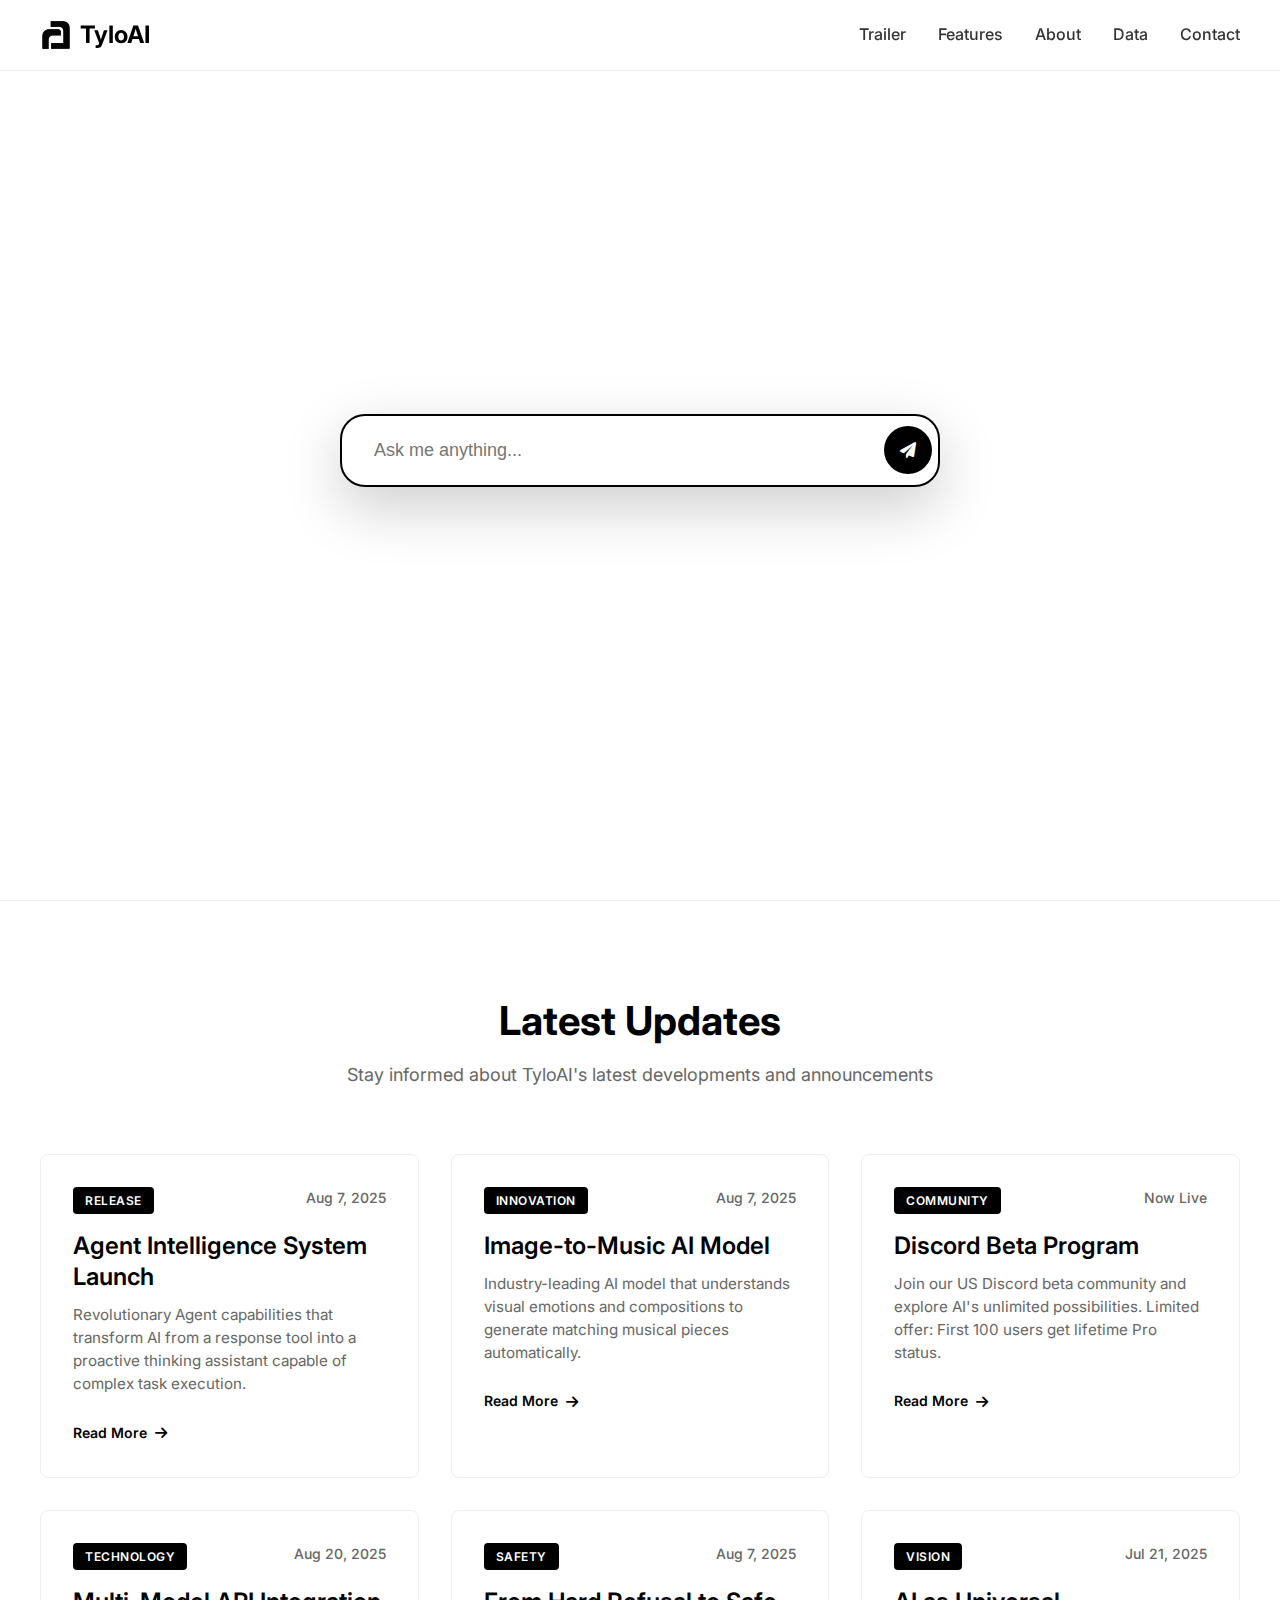
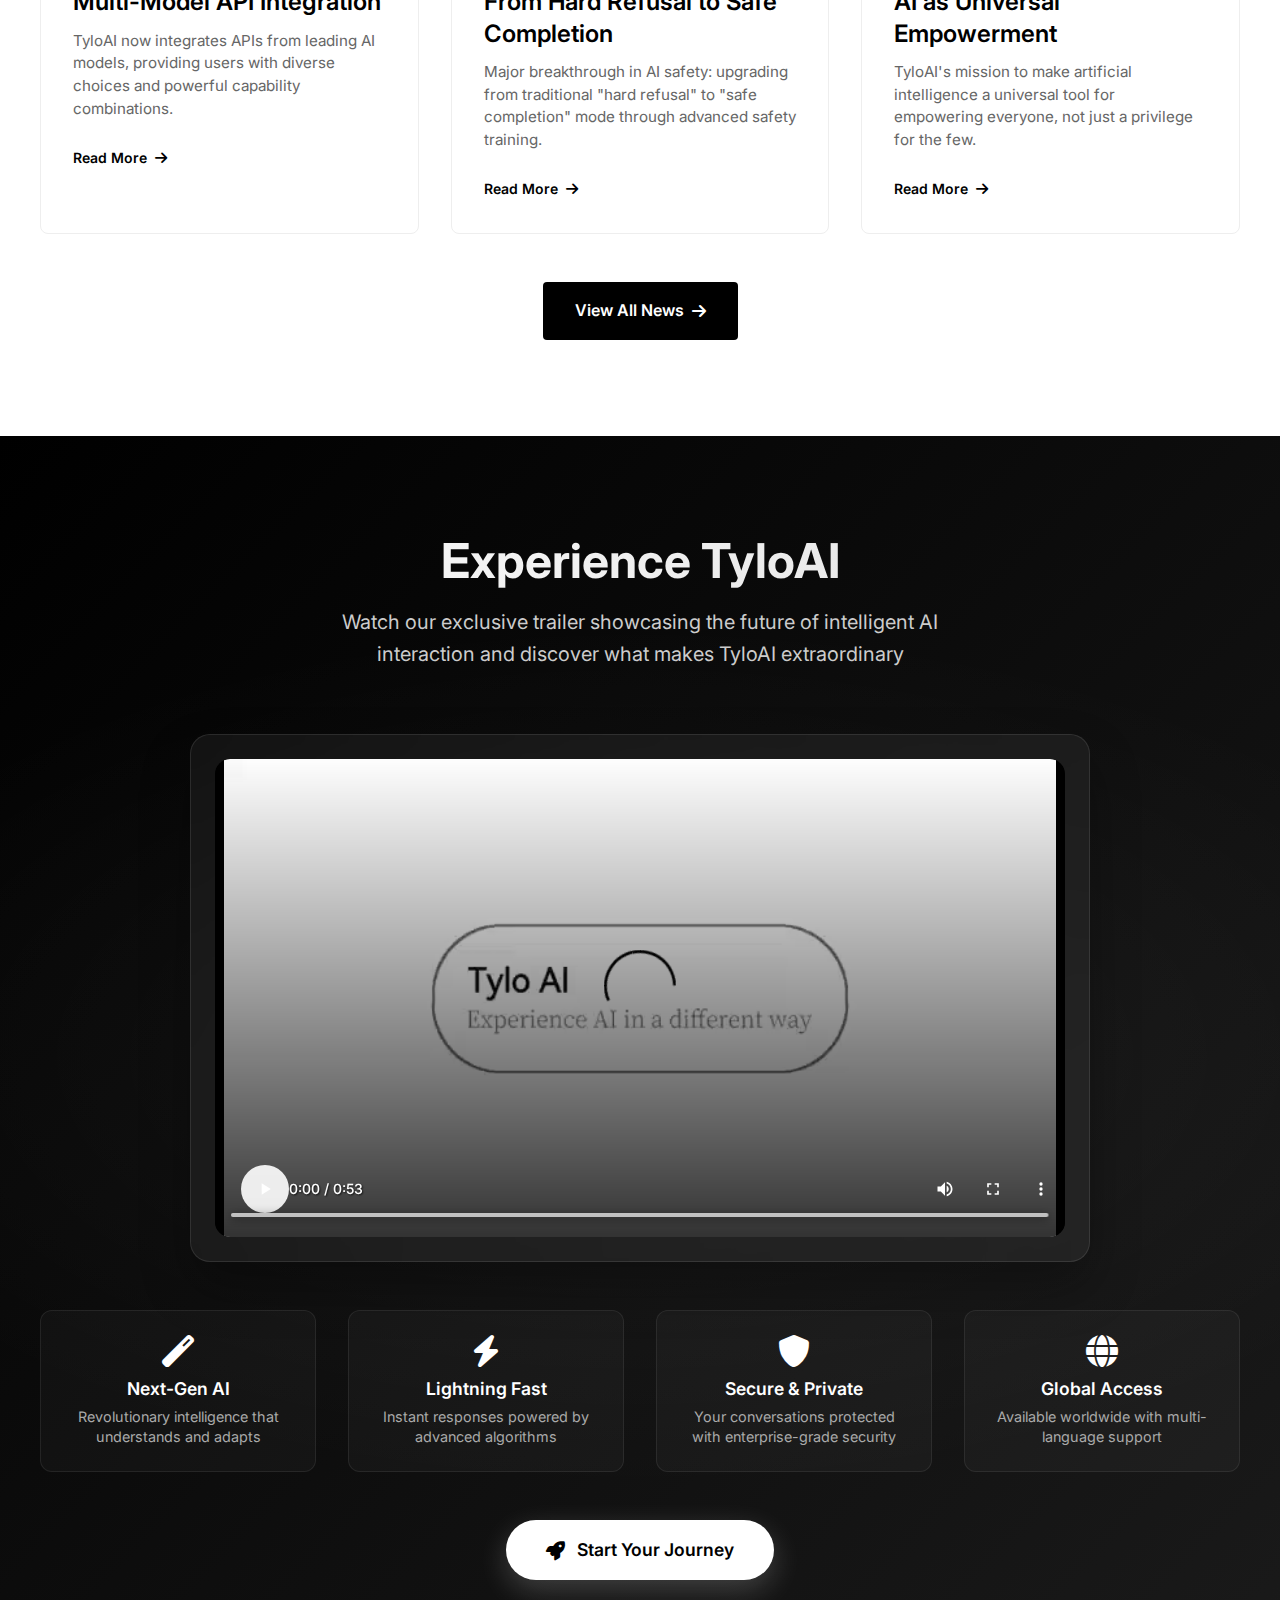
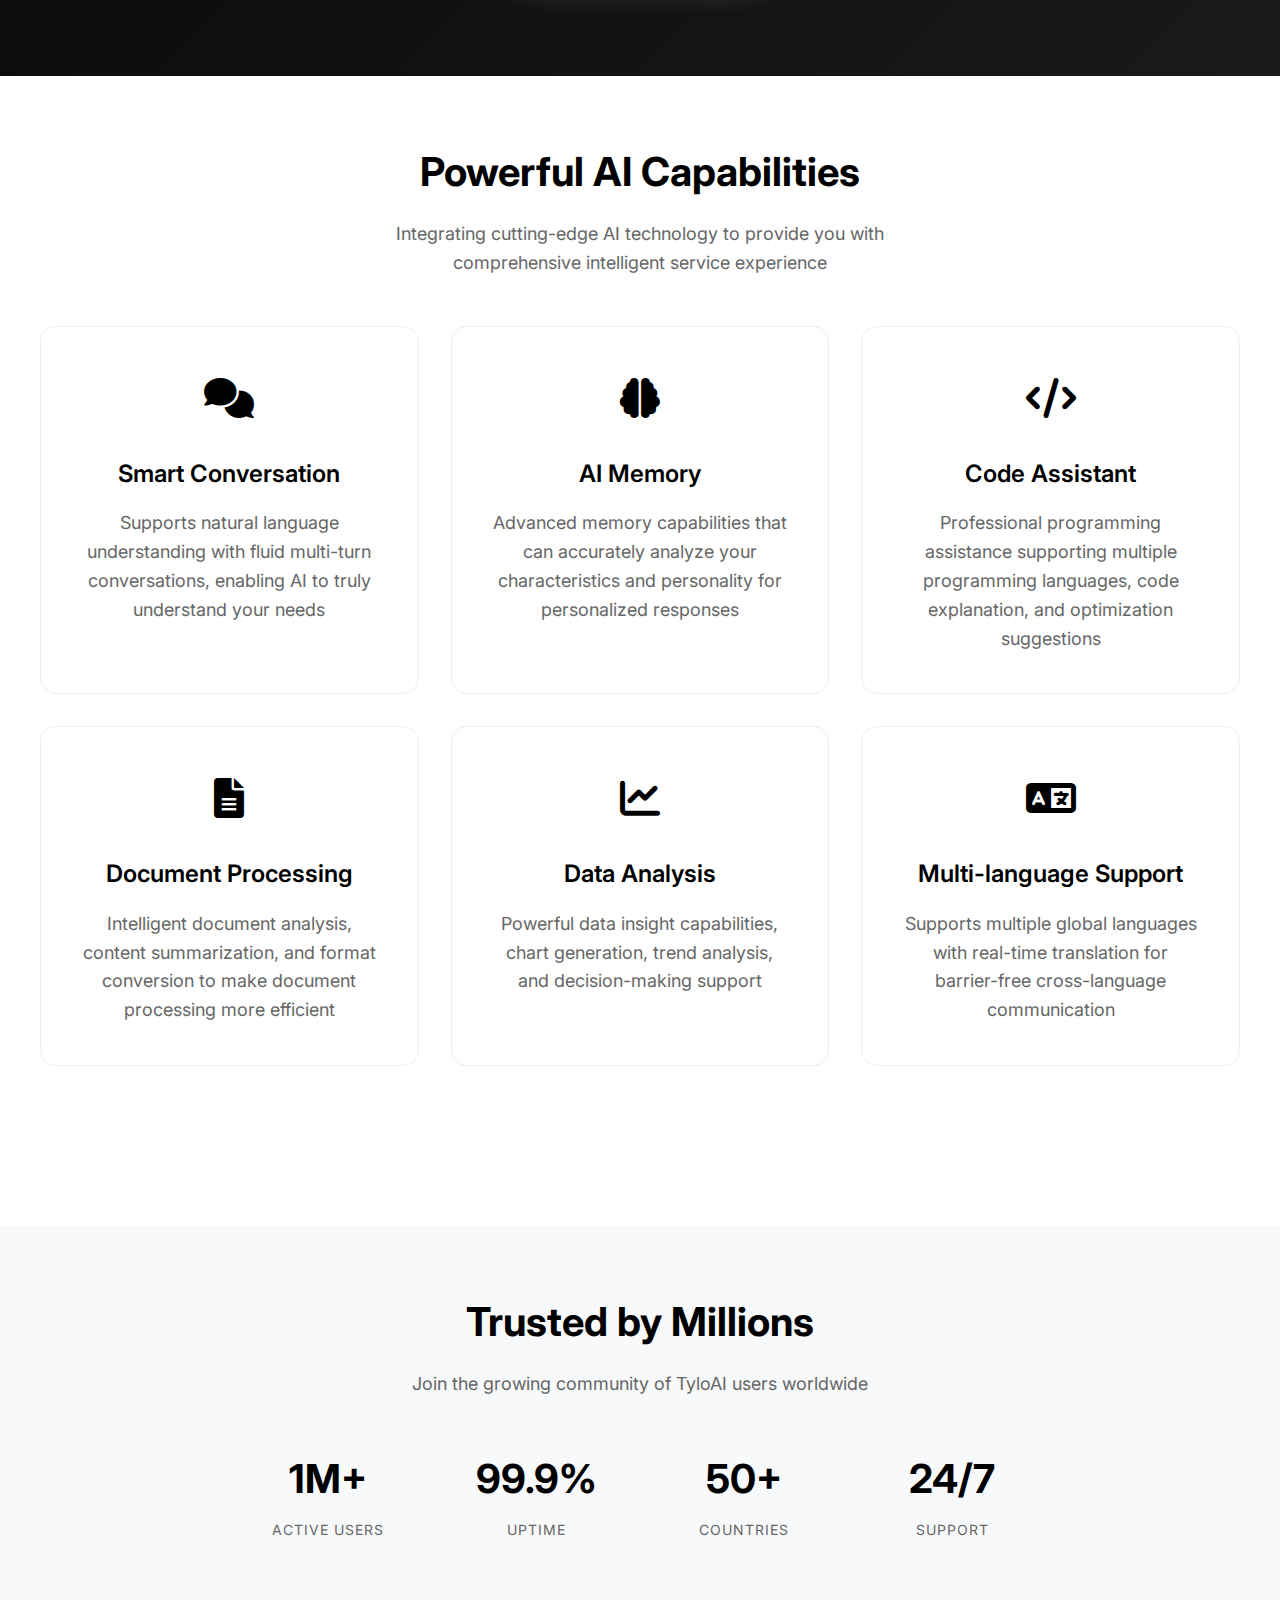
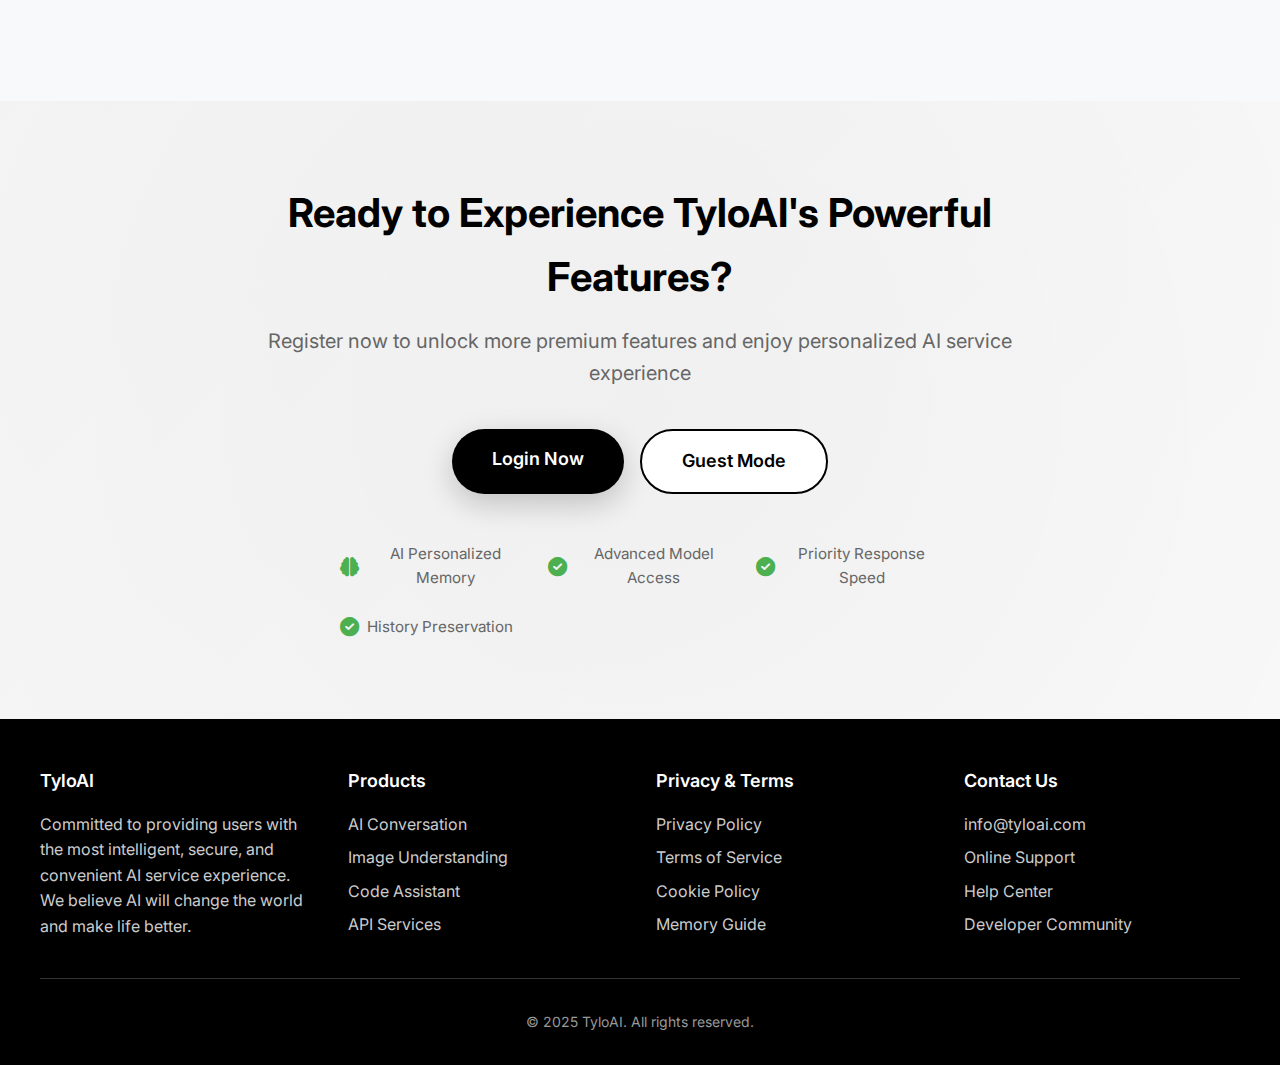
<file: index.html>
<!DOCTYPE html>
<html lang="en">
<head>
    <meta charset="UTF-8">
    <meta name="viewport" content="width=device-width, initial-scale=1.0">
    <title>TyloAI - Intelligent AI Assistant</title>
    <meta name="description" content="TyloAI - Next-generation intelligent AI assistant supporting multimodal interaction and streaming conversations">
    
    <!-- External icon libraries -->
    <link rel="stylesheet" href="https://cdnjs.cloudflare.com/ajax/libs/font-awesome/6.0.0/css/all.min.css">
    <link rel="preconnect" href="https://fonts.googleapis.com">
    <link rel="preconnect" href="https://fonts.gstatic.com" crossorigin>
    <link href="https://fonts.googleapis.com/css2?family=Inter:wght@300;400;500;600;700&display=swap" rel="stylesheet">
    
    <style>
        * {
            margin: 0;
            padding: 0;
            box-sizing: border-box;
        }

        body {
            font-family: 'Inter', -apple-system, BlinkMacSystemFont, sans-serif;
            line-height: 1.6;
            color: #333;
            background: #fff;
            overflow-x: hidden;
        }

        /* Animation definitions */
        @keyframes fadeInUp {
            from {
                opacity: 0;
                transform: translateY(30px);
            }
            to {
                opacity: 1;
                transform: translateY(0);
            }
        }

        @keyframes fadeInDown {
            from {
                opacity: 0;
                transform: translateY(-30px);
            }
            to {
                opacity: 1;
                transform: translateY(0);
            }
        }

        @keyframes pulse {
            0%, 100% { transform: scale(1); }
            50% { transform: scale(1.05); }
        }

        @keyframes float {
            0%, 100% { transform: translateY(0px); }
            50% { transform: translateY(-10px); }
        }

        /* Navigation bar */
        .navbar {
            position: fixed;
            top: 0;
            width: 100%;
            padding: 1rem 2rem;
            background: rgba(255, 255, 255, 0.95);
            backdrop-filter: blur(10px);
            border-bottom: 1px solid #eee;
            z-index: 1000;
            transition: all 0.3s ease;
        }

        .nav-container {
            max-width: 1200px;
            margin: 0 auto;
            display: flex;
            justify-content: space-between;
            align-items: center;
        }

        .logo {
            font-size: 1.5rem;
            font-weight: 700;
            color: #000;
            text-decoration: none;
            display: flex;
            align-items: center;
            gap: 0.5rem;
        }

        .logo img {
            width: 32px;
            height: 32px;
            border-radius: 8px;
        }

        .nav-links {
            display: flex;
            gap: 2rem;
            list-style: none;
        }

        .nav-links a {
            color: #333;
            text-decoration: none;
            font-weight: 500;
            transition: color 0.3s ease;
        }

        .nav-links a:hover {
            color: #000;
        }

        /* Hero section - full screen */
        .hero {
            height: 100vh;
            display: flex;
            align-items: center;
            justify-content: center;
            position: relative;
            background: #fff;
            transition: all 0.5s ease;
        }

        .hero.chat-mode {
            align-items: flex-start;
            padding-top: 120px;
        }

        .hero-content {
            width: 100%;
            max-width: 800px;
            padding: 0 2rem;
            transition: all 0.5s ease;
        }

        /* Input container */
        .input-container {
            position: relative;
            width: 100%;
            max-width: 600px;
            margin: 0 auto;
            transition: all 0.5s ease;
        }

        .hero.chat-mode .input-container {
            position: fixed;
            bottom: 40px;
            left: 50%;
            transform: translateX(-50%);
            max-width: 800px;
            z-index: 100;
        }

        .chat-input {
            width: 100%;
            padding: 1.5rem 4rem 1.5rem 2rem;
            border: 2px solid #eee;
            border-radius: 25px;
            font-size: 1.125rem;
            outline: none;
            transition: all 0.3s ease;
            background: #fff;
            box-shadow: 0 10px 40px rgba(0, 0, 0, 0.1);
        }

        .chat-input:focus {
            border-color: #000;
            box-shadow: 0 20px 60px rgba(0, 0, 0, 0.2);
        }

        .send-button {
            position: absolute;
            right: 8px;
            top: 50%;
            transform: translateY(-50%);
            background: #000;
            color: #fff;
            border: none;
            border-radius: 50%;
            width: 48px;
            height: 48px;
            cursor: pointer;
            transition: all 0.3s ease;
            display: flex;
            align-items: center;
            justify-content: center;
            font-size: 1rem;
        }

        .send-button:hover {
            background: #333;
            transform: translateY(-50%) scale(1.1);
        }

        .send-button:disabled {
            background: #ccc;
            cursor: not-allowed;
            transform: translateY(-50%);
        }

        /* Chat messages area */
        .chat-messages {
            display: none;
            max-width: 800px;
            margin: 0 auto;
            padding: 0 2rem;
            max-height: calc(100vh - 300px);
            overflow-y: auto;
        }

        .hero.chat-mode .chat-messages {
            display: block;
            animation: fadeInUp 0.5s ease-out;
        }

        .message {
            margin-bottom: 2rem;
            animation: fadeInUp 0.5s ease-out;
        }

        .message.user {
            text-align: right;
        }

        .message.ai {
            text-align: left;
        }

        .message-bubble {
            display: inline-block;
            max-width: 80%;
            padding: 1.25rem 1.75rem;
            border-radius: 20px;
            word-wrap: break-word;
            line-height: 1.6;
            font-size: 1rem;
        }

        .message.user .message-bubble {
            background: #000;
            color: #fff;
        }

        .message.ai .message-bubble {
            background: #f8f9fa;
            color: #333;
            border: 1px solid #eee;
        }

        /* AI message content formatting styles */
        .message.ai .message-bubble h1,
        .message.ai .message-bubble h2,
        .message.ai .message-bubble h3,
        .message.ai .message-bubble h4,
        .message.ai .message-bubble h5,
        .message.ai .message-bubble h6 {
            color: #000;
            margin: 1rem 0 0.5rem 0;
            font-weight: 600;
        }

        .message.ai .message-bubble h1 { font-size: 1.5rem; }
        .message.ai .message-bubble h2 { font-size: 1.3rem; }
        .message.ai .message-bubble h3 { font-size: 1.1rem; }
        
        .message.ai .message-bubble p {
            margin: 0.5rem 0;
            line-height: 1.6;
        }

        .message.ai .message-bubble ul,
        .message.ai .message-bubble ol {
            margin: 0.5rem 0;
            padding-left: 1.5rem;
        }

        .message.ai .message-bubble li {
            margin: 0.25rem 0;
        }

        .message.ai .message-bubble blockquote {
            border-left: 3px solid #000;
            margin: 1rem 0;
            padding-left: 1rem;
            font-style: italic;
            color: #666;
        }

        .message.ai .message-bubble code {
            background: #f1f3f4;
            padding: 0.2rem 0.4rem;
            border-radius: 4px;
            font-family: 'Consolas', 'Monaco', 'Courier New', monospace;
            font-size: 0.9rem;
            color: #d73a49;
        }

        .message.ai .message-bubble pre {
            background: #f8f9fa;
            border: 1px solid #e1e4e8;
            border-radius: 8px;
            padding: 1rem;
            margin: 1rem 0;
            overflow-x: auto;
            position: relative;
        }

        .message.ai .message-bubble pre code {
            background: none;
            padding: 0;
            color: #333;
            font-size: 0.875rem;
            line-height: 1.4;
        }

        .code-header {
            background: #e1e4e8;
            padding: 0.5rem 1rem;
            border-radius: 8px 8px 0 0;
            font-size: 0.8rem;
            color: #666;
            border-bottom: 1px solid #d1d5da;
            font-family: 'Inter', sans-serif;
            font-weight: 500;
            margin: -1rem -1rem 0.5rem -1rem;
        }

        .message.ai .message-bubble table {
            border-collapse: collapse;
            width: 100%;
            margin: 1rem 0;
            font-size: 0.9rem;
        }

        .message.ai .message-bubble th,
        .message.ai .message-bubble td {
            border: 1px solid #e1e4e8;
            padding: 0.5rem;
            text-align: left;
        }

        .message.ai .message-bubble th {
            background: #f6f8fa;
            font-weight: 600;
            color: #000;
        }

        .message.ai .message-bubble tr:nth-child(even) {
            background: #f9f9f9;
        }

        .message.ai .message-bubble strong {
            font-weight: 600;
            color: #000;
        }

        .message.ai .message-bubble em {
            font-style: italic;
            color: #666;
        }

        .message.ai .message-bubble hr {
            border: none;
            border-top: 1px solid #e1e4e8;
            margin: 1rem 0;
        }

        /* Loading animation */
        .thinking-dot {
            display: inline-block;
            width: 12px;
            height: 12px;
            background: #000;
            border-radius: 50%;
            animation: thinking-pulse 1.5s ease-in-out infinite;
            margin: 0 auto;
        }

        @keyframes thinking-pulse {
            0%, 100% {
                opacity: 0.3;
                transform: scale(1);
            }
            50% {
                opacity: 1;
                transform: scale(1.1);
            }
        }

        /* Completion animation - checkmark */
        .complete-check {
            display: inline-block;
            width: 20px;
            height: 20px;
            position: relative;
            opacity: 0;
            animation: fadeInScale 0.4s ease-out forwards;
        }

        .complete-check::after {
            content: '✓';
            position: absolute;
            top: 50%;
            left: 50%;
            transform: translate(-50%, -50%);
            font-size: 16px;
            font-weight: bold;
            color: #000;
        }

        @keyframes fadeInScale {
            from {
                opacity: 0;
                transform: scale(0.5);
            }
            to {
                opacity: 1;
                transform: scale(1);
            }
        }

        /* Thinking container styles */
        .thinking-container {
            padding: 1rem;
            text-align: center;
            animation: fadeInUp 0.3s ease-out;
        }
        .loading {
            display: inline-block;
            width: 20px;
            height: 20px;
            border: 3px solid #f3f3f3;
            border-top: 3px solid #000;
            border-radius: 50%;
            animation: spin 1s linear infinite;
        }

        @keyframes spin {
            0% { transform: rotate(0deg); }
            100% { transform: rotate(360deg); }
        }

        /* Streaming output animation */
        .typing-indicator::after {
            content: '|';
            animation: blink 1s infinite;
        }

        @keyframes blink {
            0%, 50% { opacity: 1; }
            51%, 100% { opacity: 0; }
        }

        /* News Section - Professional Design */
        .news-section {
            padding: 6rem 2rem;
            background: #fff;
            border-top: 1px solid #eee;
        }

        .news-container {
            max-width: 1200px;
            margin: 0 auto;
        }

        .news-header {
            text-align: center;
            margin-bottom: 4rem;
        }

        .news-header h2 {
            font-size: 2.5rem;
            font-weight: 700;
            color: #000;
            margin-bottom: 1rem;
            line-height: 1.2;
        }

        .news-header p {
            font-size: 1.125rem;
            color: #666;
            max-width: 600px;
            margin: 0 auto;
        }

        .news-grid {
            display: grid;
            grid-template-columns: repeat(auto-fit, minmax(350px, 1fr));
            gap: 2rem;
            margin-bottom: 3rem;
        }

        .news-card {
            background: #fff;
            border: 1px solid #eee;
            border-radius: 8px;
            padding: 2rem;
            transition: all 0.3s ease;
            cursor: pointer;
            position: relative;
        }

        .news-card:hover {
            border-color: #000;
            transform: translateY(-2px);
            box-shadow: 0 8px 25px rgba(0, 0, 0, 0.1);
        }

        .news-card-header {
            display: flex;
            justify-content: space-between;
            align-items: flex-start;
            margin-bottom: 1rem;
        }

        .news-category {
            background: #000;
            color: #fff;
            padding: 0.25rem 0.75rem;
            border-radius: 4px;
            font-size: 0.75rem;
            font-weight: 600;
            text-transform: uppercase;
            letter-spacing: 0.5px;
        }

        .news-date {
            color: #666;
            font-size: 0.875rem;
            font-weight: 500;
        }

        .news-card h3 {
            font-size: 1.5rem;
            font-weight: 600;
            color: #000;
            margin-bottom: 0.75rem;
            line-height: 1.3;
        }

        .news-excerpt {
            color: #666;
            font-size: 0.95rem;
            line-height: 1.5;
            margin-bottom: 1.5rem;
        }

        .news-link {
            display: inline-flex;
            align-items: center;
            color: #000;
            font-weight: 600;
            font-size: 0.875rem;
            text-decoration: none;
            transition: all 0.3s ease;
        }

        .news-link i {
            margin-left: 0.5rem;
            transition: transform 0.3s ease;
        }

        .news-link:hover i {
            transform: translateX(3px);
        }

        .news-cta {
            text-align: center;
            margin-top: 3rem;
        }

        .view-all-news {
            display: inline-flex;
            align-items: center;
            gap: 0.5rem;
            padding: 1rem 2rem;
            background: #000;
            color: #fff;
            text-decoration: none;
            border-radius: 4px;
            font-weight: 600;
            transition: all 0.3s ease;
        }

        .view-all-news:hover {
            background: #333;
            transform: translateY(-1px);
        }

        /* Feature sections */
        .sections {
            padding: 4rem 2rem;
            background: #fff;
        }

        .section {
            max-width: 1200px;
            margin: 0 auto 6rem;
        }

        .section-header {
            text-align: center;
            margin-bottom: 3rem;
        }

        .section h2 {
            font-size: 2.5rem;
            font-weight: 700;
            margin-bottom: 1rem;
            color: #000;
        }

        .section p {
            font-size: 1.125rem;
            color: #666;
            max-width: 600px;
            margin: 0 auto;
        }

        .features-grid {
            display: grid;
            grid-template-columns: repeat(auto-fit, minmax(300px, 1fr));
            gap: 2rem;
            margin-top: 3rem;
        }

        .feature-card {
            padding: 2.5rem;
            border: 1px solid #eee;
            border-radius: 16px;
            text-align: center;
            transition: all 0.3s ease;
            background: #fff;
        }

        .feature-card:hover {
            transform: translateY(-5px);
            box-shadow: 0 20px 40px rgba(0, 0, 0, 0.1);
            border-color: #000;
        }

        .feature-icon {
            font-size: 2.5rem;
            margin-bottom: 1.5rem;
            color: #000;
            animation: float 3s ease-in-out infinite;
        }

        .feature-card h3 {
            font-size: 1.5rem;
            font-weight: 600;
            margin-bottom: 1rem;
            color: #000;
        }

        .feature-card p {
            color: #666;
            line-height: 1.6;
        }

        /* Statistics */
        .stats {
            background: #f8f9fa;
            padding: 4rem 2rem;
            text-align: center;
        }

        .stats-grid {
            max-width: 800px;
            margin: 0 auto;
            display: grid;
            grid-template-columns: repeat(auto-fit, minmax(150px, 1fr));
            gap: 2rem;
        }

        .stat-item {
            animation: fadeInUp 1s ease-out;
        }

        .stat-number {
            font-size: 2.5rem;
            font-weight: 700;
            color: #000;
            margin-bottom: 0.5rem;
        }

        .stat-label {
            color: #666;
            font-size: 0.875rem;
            text-transform: uppercase;
            letter-spacing: 1px;
        }

        /* Footer */
        .footer {
            background: #000;
            color: #fff;
            padding: 3rem 2rem 2rem;
        }

        .footer-container {
            max-width: 1200px;
            margin: 0 auto;
        }

        .footer-content {
            display: grid;
            grid-template-columns: repeat(auto-fit, minmax(250px, 1fr));
            gap: 2rem;
            margin-bottom: 2rem;
        }

        .footer-section h3 {
            font-size: 1.125rem;
            font-weight: 600;
            margin-bottom: 1rem;
        }

        .footer-links {
            list-style: none;
        }

        .footer-links li {
            margin-bottom: 0.5rem;
        }

        .footer-links a {
            color: #ccc;
            text-decoration: none;
            transition: color 0.3s ease;
        }

        .footer-links a:hover {
            color: #fff;
        }

        .footer-bottom {
            border-top: 1px solid #333;
            padding-top: 2rem;
            text-align: center;
            color: #999;
            font-size: 0.875rem;
        }

        /* Responsive design */
        @media (max-width: 768px) {
            .nav-links {
                display: none;
            }

            .chat-input {
                padding: 1.25rem 3.5rem 1.25rem 1.5rem;
                font-size: 1rem;
            }

            .send-button {
                width: 40px;
                height: 40px;
                right: 6px;
            }

            .hero.chat-mode .input-container {
                max-width: calc(100% - 2rem);
                margin: 0 1rem;
            }

            .chat-messages {
                padding: 0 1rem;
            }

            .section h2 {
                font-size: 2rem;
            }

            .news-header h2 {
                font-size: 2rem;
            }

            .news-grid {
                grid-template-columns: 1fr;
                gap: 1.5rem;
            }

            .features-grid {
                grid-template-columns: 1fr;
            }

            .stats-grid {
                grid-template-columns: repeat(2, 1fr);
            }
        }

        /* Scrollbar styles */
        .chat-messages::-webkit-scrollbar {
            width: 6px;
        }

        .chat-messages::-webkit-scrollbar-track {
            background: #f1f1f1;
            border-radius: 3px;
        }

        .chat-messages::-webkit-scrollbar-thumb {
            background: #ccc;
            border-radius: 3px;
        }

        .chat-messages::-webkit-scrollbar-thumb:hover {
            background: #999;
        }

        /* Call-to-action section */
        .cta-section {
            background: linear-gradient(135deg, #f5f5f5 0%, #fafafa 100%);
            padding: 5rem 2rem;
            text-align: center;
            position: relative;
            overflow: hidden;
        }

        .cta-section::before {
            content: '';
            position: absolute;
            top: -50%;
            right: -50%;
            width: 200%;
            height: 200%;
            background: radial-gradient(circle, rgba(0,0,0,0.03) 0%, transparent 70%);
            animation: float 20s ease-in-out infinite;
        }

        .cta-container {
            max-width: 800px;
            margin: 0 auto;
            position: relative;
            z-index: 1;
        }

        .cta-section h2 {
            font-size: 2.5rem;
            font-weight: 700;
            color: #000;
            margin-bottom: 1rem;
        }

        .cta-section p {
            font-size: 1.25rem;
            color: #666;
            margin-bottom: 2.5rem;
        }

        .cta-buttons {
            display: flex;
            gap: 1rem;
            justify-content: center;
            margin-bottom: 3rem;
        }

        .cta-button {
            padding: 1rem 2.5rem;
            border-radius: 50px;
            text-decoration: none;
            font-weight: 600;
            font-size: 1.125rem;
            transition: all 0.3s ease;
            display: inline-block;
        }

        .cta-button.primary {
            background: #000;
            color: #fff;
            box-shadow: 0 10px 30px rgba(0, 0, 0, 0.2);
        }

        .cta-button.primary:hover {
            background: #333;
            transform: translateY(-2px);
            box-shadow: 0 15px 40px rgba(0, 0, 0, 0.3);
        }

        .cta-button.secondary {
            background: #fff;
            color: #000;
            border: 2px solid #000;
        }

        .cta-button.secondary:hover {
            background: #000;
            color: #fff;
            transform: translateY(-2px);
        }

        .cta-features {
            display: grid;
            grid-template-columns: repeat(auto-fit, minmax(150px, 1fr));
            gap: 1.5rem;
            max-width: 600px;
            margin: 0 auto;
        }

        .cta-feature {
            display: flex;
            align-items: center;
            gap: 0.5rem;
            color: #666;
            font-size: 0.95rem;
        }

        .cta-feature i {
            color: #4CAF50;
            font-size: 1.2rem;
        }

        /* Responsive design */
        @media (max-width: 768px) {
            .cta-buttons {
                flex-direction: column;
                align-items: center;
            }
            
            .cta-button {
                width: 200px;
            }
            
            .cta-features {
                grid-template-columns: 1fr;
                text-align: left;
                max-width: 300px;
            }
        }
        /* Trailer Section - Video */
.trailer-section {
    padding: 6rem 2rem;
    background: linear-gradient(135deg, #000 0%, #1a1a1a 100%);
    color: #fff;
    position: relative;
    overflow: hidden;
}

.trailer-section::before {
    content: '';
    position: absolute;
    top: 0;
    left: -50%;
    width: 200%;
    height: 100%;
    background: radial-gradient(ellipse at center, rgba(255,255,255,0.05) 0%, transparent 50%);
    animation: float 20s ease-in-out infinite;
    pointer-events: none;
}

.trailer-container {
    max-width: 1200px;
    margin: 0 auto;
    position: relative;
    z-index: 1;
}

.trailer-header {
    text-align: center;
    margin-bottom: 4rem;
}

.trailer-header h2 {
    font-size: 3rem;
    font-weight: 700;
    color: #fff;
    margin-bottom: 1rem;
    line-height: 1.2;
    background: linear-gradient(135deg, #fff 0%, #e0e0e0 100%);
    -webkit-background-clip: text;
    -webkit-text-fill-color: transparent;
    background-clip: text;
}

.trailer-header p {
    font-size: 1.25rem;
    color: #ccc;
    max-width: 600px;
    margin: 0 auto;
    line-height: 1.6;
}

.trailer-player {
    max-width: 900px;
    margin: 0 auto;
    position: relative;
    background: rgba(255, 255, 255, 0.05);
    border-radius: 20px;
    padding: 1.5rem;
    backdrop-filter: blur(10px);
    border: 1px solid rgba(255, 255, 255, 0.1);
    box-shadow: 0 25px 50px rgba(0, 0, 0, 0.3);
}

.video-container {
    position: relative;
    width: 100%;
    height: 0;
    padding-bottom: 56.25%; /* 16:9 aspect ratio */
    border-radius: 15px;
    overflow: hidden;
    background: #000;
}

.video-player {
    position: absolute;
    top: 0;
    left: 0;
    width: 100%;
    height: 100%;
    border: none;
    outline: none;
    border-radius: 15px;
}

.video-player::-webkit-media-controls-panel {
    background: linear-gradient(to bottom, transparent 0%, rgba(0,0,0,0.8) 100%);
}

.video-player::-webkit-media-controls-play-button {
    background-color: rgba(255, 255, 255, 0.9);
    border-radius: 50%;
    margin-left: 10px;
}

.video-player::-webkit-media-controls-current-time-display,
.video-player::-webkit-media-controls-time-remaining-display {
    color: #fff;
    font-family: 'Inter', sans-serif;
    font-weight: 500;
    text-shadow: 1px 1px 2px rgba(0,0,0,0.8);
}

.play-overlay {
    position: absolute;
    top: 50%;
    left: 50%;
    transform: translate(-50%, -50%);
    width: 80px;
    height: 80px;
    background: rgba(255, 255, 255, 0.15);
    border-radius: 50%;
    display: flex;
    align-items: center;
    justify-content: center;
    cursor: pointer;
    transition: all 0.3s ease;
    backdrop-filter: blur(10px);
    border: 2px solid rgba(255, 255, 255, 0.3);
    opacity: 0;
    pointer-events: none;
}

.video-container:hover .play-overlay {
    opacity: 1;
}

.play-overlay:hover {
    background: rgba(255, 255, 255, 0.25);
    transform: translate(-50%, -50%) scale(1.1);
}

.play-overlay i {
    color: #fff;
    font-size: 2rem;
    margin-left: 4px;
}

.trailer-info {
    display: grid;
    grid-template-columns: repeat(auto-fit, minmax(200px, 1fr));
    gap: 2rem;
    margin-top: 3rem;
    text-align: center;
}

.trailer-stat {
    padding: 1.5rem;
    background: rgba(255, 255, 255, 0.03);
    border-radius: 12px;
    border: 1px solid rgba(255, 255, 255, 0.08);
    transition: all 0.3s ease;
}

.trailer-stat:hover {
    transform: translateY(-3px);
    background: rgba(255, 255, 255, 0.06);
    border-color: rgba(255, 255, 255, 0.15);
}

.trailer-stat-icon {
    font-size: 2rem;
    color: #fff;
    margin-bottom: 0.5rem;
    display: block;
}

.trailer-stat-title {
    font-size: 1.1rem;
    font-weight: 600;
    color: #fff;
    margin-bottom: 0.25rem;
}

.trailer-stat-desc {
    font-size: 0.9rem;
    color: #aaa;
    line-height: 1.4;
}

.trailer-cta {
    text-align: center;
    margin-top: 3rem;
}

.trailer-button {
    display: inline-flex;
    align-items: center;
    gap: 0.75rem;
    padding: 1rem 2.5rem;
    background: #fff;
    color: #000;
    text-decoration: none;
    border-radius: 50px;
    font-weight: 600;
    font-size: 1.1rem;
    transition: all 0.3s ease;
    box-shadow: 0 10px 30px rgba(255, 255, 255, 0.2);
}

.trailer-button:hover {
    background: #f0f0f0;
    transform: translateY(-2px);
    box-shadow: 0 15px 40px rgba(255, 255, 255, 0.3);
}

.trailer-button i {
    font-size: 1.2rem;
}

/* Responsive design for trailer section */
@media (max-width: 768px) {
    .trailer-header h2 {
        font-size: 2.2rem;
    }
    
    .trailer-player {
        padding: 1rem;
        margin: 0 1rem;
    }
    
    .trailer-info {
        grid-template-columns: 1fr;
        gap: 1rem;
    }
    
    .trailer-button {
        padding: 0.875rem 2rem;
        font-size: 1rem;
    }
    
    .play-overlay {
        width: 60px;
        height: 60px;
    }
    
    .play-overlay i {
        font-size: 1.5rem;
    }
}
    </style>
</head>

<body>
    <!-- Navigation bar -->
    <nav class="navbar">
        <div class="nav-container">
            <a href="#" class="logo">
                <img src="logo.png" alt="TyloAI Logo" onerror="this.style.display='none'; this.nextElementSibling.style.display='inline';">
                <i class="fas fa-ai" style="display: none;"></i>
                TyloAI
            </a>
            <ul class="nav-links">
                <li><a href="#trailer">Trailer</a></li>
                <li><a href="#features">Features</a></li>
                <li><a href="#about">About</a></li>
                <li><a href="#stats">Data</a></li>
                <li><a href="#contact">Contact</a></li>
            </ul>
        </div>
    </nav>

    <!-- Hero section -->
    <section class="hero" id="hero">
        <div class="hero-content">
            <!-- Chat messages area -->
            <div class="chat-messages" id="chatMessages"></div>

            <!-- Input box -->
            <div class="input-container">
                <input type="text" class="chat-input" id="chatInput" placeholder="Ask me anything..." maxlength="2000">
                <button class="send-button" id="sendButton">
                    <i class="fas fa-paper-plane"></i>
                </button>
            </div>
        </div>
    </section>

    <!-- Latest News Section -->
    <section class="news-section" id="news">
        <div class="news-container">
            <div class="news-header">
                <h2>Latest Updates</h2>
                <p>Stay informed about TyloAI's latest developments and announcements</p>
            </div>
            
            <div class="news-grid">
                <article class="news-card" onclick="window.location.href='news.html?id=1'">
                    <div class="news-card-header">
                        <span class="news-category">Release</span>
                        <span class="news-date">Aug 7, 2025</span>
                    </div>
                    <h3>Agent Intelligence System Launch</h3>
                    <p class="news-excerpt">Revolutionary Agent capabilities that transform AI from a response tool into a proactive thinking assistant capable of complex task execution.</p>
                    <a href="news.html?id=1" class="news-link">
                        Read More <i class="fas fa-arrow-right"></i>
                    </a>
                </article>

                <article class="news-card" onclick="window.location.href='news.html?id=2'">
                    <div class="news-card-header">
                        <span class="news-category">Innovation</span>
                        <span class="news-date">Aug 7, 2025</span>
                    </div>
                    <h3>Image-to-Music AI Model</h3>
                    <p class="news-excerpt">Industry-leading AI model that understands visual emotions and compositions to generate matching musical pieces automatically.</p>
                    <a href="news.html?id=2" class="news-link">
                        Read More <i class="fas fa-arrow-right"></i>
                    </a>
                </article>

                <article class="news-card" onclick="window.location.href='news.html?id=3'">
                    <div class="news-card-header">
                        <span class="news-category">Community</span>
                        <span class="news-date">Now Live</span>
                    </div>
                    <h3>Discord Beta Program</h3>
                    <p class="news-excerpt">Join our US Discord beta community and explore AI's unlimited possibilities. Limited offer: First 100 users get lifetime Pro status.</p>
                    <a href="news.html?id=3" class="news-link">
                        Read More <i class="fas fa-arrow-right"></i>
                    </a>
                </article>

                <article class="news-card" onclick="window.location.href='news.html?id=4'">
                    <div class="news-card-header">
                        <span class="news-category">Technology</span>
                        <span class="news-date">Aug 20, 2025</span>
                    </div>
                    <h3>Multi-Model API Integration</h3>
                    <p class="news-excerpt">TyloAI now integrates APIs from leading AI models, providing users with diverse choices and powerful capability combinations.</p>
                    <a href="news.html?id=4" class="news-link">
                        Read More <i class="fas fa-arrow-right"></i>
                    </a>
                </article>

                <article class="news-card" onclick="window.location.href='news.html?id=5'">
                    <div class="news-card-header">
                        <span class="news-category">Safety</span>
                        <span class="news-date">Aug 7, 2025</span>
                    </div>
                    <h3>From Hard Refusal to Safe Completion</h3>
                    <p class="news-excerpt">Major breakthrough in AI safety: upgrading from traditional "hard refusal" to "safe completion" mode through advanced safety training.</p>
                    <a href="news.html?id=5" class="news-link">
                        Read More <i class="fas fa-arrow-right"></i>
                    </a>
                </article>

                <article class="news-card" onclick="window.location.href='news.html?id=6'">
                    <div class="news-card-header">
                        <span class="news-category">Vision</span>
                        <span class="news-date">Jul 21, 2025</span>
                    </div>
                    <h3>AI as Universal Empowerment</h3>
                    <p class="news-excerpt">TyloAI's mission to make artificial intelligence a universal tool for empowering everyone, not just a privilege for the few.</p>
                    <a href="news.html?id=6" class="news-link">
                        Read More <i class="fas fa-arrow-right"></i>
                    </a>
                </article>
            </div>

            <div class="news-cta">
                <a href="news.html" class="view-all-news">
                    <span>View All News</span>
                    <i class="fas fa-arrow-right"></i>
                </a>
            </div>
        </div>
    </section>

    <!-- Trailer Section -->
<section class="trailer-section" id="trailer">
    <div class="trailer-container">
        <div class="trailer-header">
            <h2>Experience TyloAI</h2>
            <p>Watch our exclusive trailer showcasing the future of intelligent AI interaction and discover what makes TyloAI extraordinary</p>
        </div>
        
        <div class="trailer-player">
            <div class="video-container">
                <video class="video-player" controls preload="metadata" poster="">
                    <source src="宣传片.mp4" type="video/mp4">
                    Your browser does not support the video element.
                </video>
                <div class="play-overlay">
                    <i class="fas fa-play"></i>
                </div>
            </div>
        </div>

        <div class="trailer-info">
            <div class="trailer-stat">
                <i class="fas fa-magic trailer-stat-icon"></i>
                <div class="trailer-stat-title">Next-Gen AI</div>
                <div class="trailer-stat-desc">Revolutionary intelligence that understands and adapts</div>
            </div>
            <div class="trailer-stat">
                <i class="fas fa-bolt trailer-stat-icon"></i>
                <div class="trailer-stat-title">Lightning Fast</div>
                <div class="trailer-stat-desc">Instant responses powered by advanced algorithms</div>
            </div>
            <div class="trailer-stat">
                <i class="fas fa-shield-alt trailer-stat-icon"></i>
                <div class="trailer-stat-title">Secure & Private</div>
                <div class="trailer-stat-desc">Your conversations protected with enterprise-grade security</div>
            </div>
            <div class="trailer-stat">
                <i class="fas fa-globe trailer-stat-icon"></i>
                <div class="trailer-stat-title">Global Access</div>
                <div class="trailer-stat-desc">Available worldwide with multi-language support</div>
            </div>
        </div>

        <div class="trailer-cta">
            <a href="login.html" class="trailer-button">
                <i class="fas fa-rocket"></i>
                Start Your Journey
            </a>
        </div>
    </div>
</section>
    
    <!-- Feature highlights -->
    <section class="sections" id="features">
        <div class="section">
            <div class="section-header">
                <h2>Powerful AI Capabilities</h2>
                <p>Integrating cutting-edge AI technology to provide you with comprehensive intelligent service experience</p>
            </div>
            <div class="features-grid">
                <div class="feature-card">
                    <div class="feature-icon">
                        <i class="fas fa-comments"></i>
                    </div>
                    <h3>Smart Conversation</h3>
                    <p>Supports natural language understanding with fluid multi-turn conversations, enabling AI to truly understand your needs</p>
                </div>
                <div class="feature-card">
                    <div class="feature-icon">
                        <i class="fas fa-brain"></i>
                    </div>
                    <h3>AI Memory</h3>
                    <p>Advanced memory capabilities that can accurately analyze your characteristics and personality for personalized responses</p>
                </div>
                <div class="feature-card">
                    <div class="feature-icon">
                        <i class="fas fa-code"></i>
                    </div>
                    <h3>Code Assistant</h3>
                    <p>Professional programming assistance supporting multiple programming languages, code explanation, and optimization suggestions</p>
                </div>
                <div class="feature-card">
                    <div class="feature-icon">
                        <i class="fas fa-file-alt"></i>
                    </div>
                    <h3>Document Processing</h3>
                    <p>Intelligent document analysis, content summarization, and format conversion to make document processing more efficient</p>
                </div>
                <div class="feature-card">
                    <div class="feature-icon">
                        <i class="fas fa-chart-line"></i>
                    </div>
                    <h3>Data Analysis</h3>
                    <p>Powerful data insight capabilities, chart generation, trend analysis, and decision-making support</p>
                </div>
                <div class="feature-card">
                    <div class="feature-icon">
                        <i class="fas fa-language"></i>
                    </div>
                    <h3>Multi-language Support</h3>
                    <p>Supports multiple global languages with real-time translation for barrier-free cross-language communication</p>
                </div>
            </div>
        </div>
    </section>

    <!-- Statistics -->
    <section class="stats" id="stats">
        <div class="section">
            <div class="section-header">
                <h2>Trusted by Millions</h2>
                <p>Join the growing community of TyloAI users worldwide</p>
            </div>
            <div class="stats-grid">
                <div class="stat-item">
                    <div class="stat-number">1M+</div>
                    <div class="stat-label">Active Users</div>
                </div>
                <div class="stat-item">
                    <div class="stat-number">99.9%</div>
                    <div class="stat-label">Uptime</div>
                </div>
                <div class="stat-item">
                    <div class="stat-number">50+</div>
                    <div class="stat-label">Countries</div>
                </div>
                <div class="stat-item">
                    <div class="stat-number">24/7</div>
                    <div class="stat-label">Support</div>
                </div>
            </div>
        </div>
    </section>

    <!-- Call-to-action section -->
    <section class="cta-section">
        <div class="cta-container">
            <h2>Ready to Experience TyloAI's Powerful Features?</h2>
            <p>Register now to unlock more premium features and enjoy personalized AI service experience</p>
            <div class="cta-buttons">
                <a href="login.html" class="cta-button primary">Login Now</a>
                <a href="chat-guest.html" class="cta-button secondary">Guest Mode</a>
            </div>
            <div class="cta-features">
                <div class="cta-feature">
                    <i class="fas fa-brain"></i>
                    <span>AI Personalized Memory</span>
                </div>
                <div class="cta-feature">
                    <i class="fas fa-check-circle"></i>
                    <span>Advanced Model Access</span>
                </div>
                <div class="cta-feature">
                    <i class="fas fa-check-circle"></i>
                    <span>Priority Response Speed</span>
                </div>
                <div class="cta-feature">
                    <i class="fas fa-check-circle"></i>
                    <span>History Preservation</span>
                </div>
            </div>
        </div>
    </section>

    <!-- Footer -->
    <footer class="footer">
        <div class="footer-container">
            <div class="footer-content">
                <div class="footer-section">
                    <h3>TyloAI</h3>
                    <p style="color: #ccc; line-height: 1.6;">
                        Committed to providing users with the most intelligent, secure, and convenient AI service experience. We believe AI will change the world and make life better.
                    </p>
                </div>
                <div class="footer-section">
                    <h3>Products</h3>
                    <ul class="footer-links">
                        <li><a href="login.html">AI Conversation</a></li>
                        <li><a href="login.html">Image Understanding</a></li>
                        <li><a href="login.html">Code Assistant</a></li>
                        <li><a href="login.html">API Services</a></li>
                    </ul>
                </div>
                <div class="footer-section">
                    <h3>Privacy & Terms</h3>
                    <ul class="footer-links">
                        <li><a href="privacypolicy.html">Privacy Policy</a></li>
                        <li><a href="privacypolicy.html">Terms of Service</a></li>
                        <li><a href="privacypolicy.html">Cookie Policy</a></li>
                        <li><a href="privacypolicy.html">Memory Guide</a></li>
                    </ul>
                </div>
                <div class="footer-section">
                    <h3>Contact Us</h3>
                    <ul class="footer-links">
                        <li><a href="mailto:info@tyloai.com">info@tyloai.com</a></li>
                        <li><a href="#">Online Support</a></li>
                        <li><a href="#">Help Center</a></li>
                        <li><a href="#">Developer Community</a></li>
                    </ul>
                </div>
            </div>
            <div class="footer-bottom">
                <p>&copy; 2025 TyloAI. All rights reserved.</p>
            </div>
        </div>
    </footer>

    <script>
        // Chat functionality
        class ChatInterface {
            constructor() {
                this.messages = [
                    {
                        role: 'system',
                        content: 'You are TyloAI, an intelligent, friendly, and professional AI assistant. You have the following characteristics:\n1. Your name is TyloAI\n2. You support multimodal interaction and can understand text, images, etc.\n3. You have contextual memory capabilities and can remember conversation history\n4. You respond to user questions in a friendly and professional manner\n5. When users ask about your identity, please introduce yourself as TyloAI\n6. You are committed to providing users with the best AI service experience\nPlease always maintain a friendly and professional attitude, and mention that you are TyloAI when appropriate.'
                    }
                ];
                this.isLoading = false;
                this.apiKey = 'sk-e1ed90c2effc4415beeee85845f66d05';
                this.apiUrl = 'https://api.deepseek.com/chat/completions';
                this.init();
            }

            init() {
                this.chatInput = document.getElementById('chatInput');
                this.sendButton = document.getElementById('sendButton');
                this.chatMessages = document.getElementById('chatMessages');
                this.hero = document.getElementById('hero');

                this.chatInput.addEventListener('keypress', (e) => {
                    if (e.key === 'Enter' && !e.shiftKey) {
                        e.preventDefault();
                        this.sendMessage();
                    }
                });

                this.sendButton.addEventListener('click', () => {
                    this.sendMessage();
                });

                // Auto-focus input box
                this.chatInput.focus();
            }

            async sendMessage() {
                const message = this.chatInput.value.trim();
                if (!message || this.isLoading) return;

                // Switch to chat mode
                this.hero.classList.add('chat-mode');

                // Add user message
                this.addMessage('user', message);
                this.messages.push({ role: 'user', content: message });
                
                this.chatInput.value = '';
                this.setLoading(true);

                try {
                    // Call DeepSeek API
                    await this.callDeepSeekAPI();
                } catch (error) {
                    this.addMessage('ai', 'Sorry, I encountered some technical issues. Please check your network connection or try again later.');
                    console.error('DeepSeek API Error:', error);
                } finally {
                    this.setLoading(false);
                }
            }

            async callDeepSeekAPI() {
                try {
                    const response = await fetch(this.apiUrl, {
                        method: 'POST',
                        headers: {
                            'Content-Type': 'application/json',
                            'Authorization': `Bearer ${this.apiKey}`
                        },
                        body: JSON.stringify({
                            model: 'deepseek-chat',
                            messages: this.messages,
                            stream: true,
                            max_tokens: 8192,
                            temperature: 0.7,
                            top_p: 0.9
                        })
                    });

                    if (!response.ok) {
                        throw new Error(`API request failed: ${response.status} ${response.statusText}`);
                    }

                    // Handle streaming response
                    const reader = response.body.getReader();
                    const decoder = new TextDecoder();
                    
                    // Create thinking animation container
                    const thinkingDiv = document.createElement('div');
                    thinkingDiv.className = 'message ai';
                    thinkingDiv.innerHTML = '<div class="thinking-container"><div class="thinking-dot"></div></div>';
                    this.chatMessages.appendChild(thinkingDiv);
                    this.scrollToBottom();

                    // Delay creating the actual message container
                    await new Promise(resolve => setTimeout(resolve, 500));

                    // Create AI message container
                    const messageDiv = document.createElement('div');
                    messageDiv.className = 'message ai';

                    const bubbleDiv = document.createElement('div');
                    bubbleDiv.className = 'message-bubble';

                    messageDiv.appendChild(bubbleDiv);

                    // Replace thinking animation with real message
                    thinkingDiv.replaceWith(messageDiv);
                    this.scrollToBottom();

                    let aiResponse = '';
                    let buffer = '';

                    while (true) {
                        const { done, value } = await reader.read();
                        if (done) break;

                        buffer += decoder.decode(value, { stream: true });
                        const lines = buffer.split('\n');
                        buffer = lines.pop(); // Keep incomplete lines

                        for (const line of lines) {
                            if (line.trim() === '') continue;
                            if (line.startsWith('data: ')) {
                                const data = line.slice(6);
                                if (data === '[DONE]') continue;
                                
                                try {
                                    const json = JSON.parse(data);
                                    const content = json.choices?.[0]?.delta?.content;
                                    if (content) {
                                        aiResponse += content;
                                        bubbleDiv.textContent = aiResponse;
                                        this.scrollToBottom();
                                    }
                                } catch (e) {
                                    console.warn('JSON parsing failed:', e);
                                }
                            }
                        }
                    }

                    // Remove typing indicator
                    // Show completion animation
                    const checkDiv = document.createElement('div');
                    checkDiv.className = 'thinking-container';
                    checkDiv.innerHTML = '<div class="complete-check"></div>';
                    messageDiv.insertBefore(checkDiv, bubbleDiv);

                    // Hide checkmark after 1 second
                    setTimeout(() => {
                        checkDiv.style.display = 'none';
                    }, 1000);
                    bubbleDiv.classList.remove('typing-indicator');
                    
                    // Process Markdown format
                    if (aiResponse) {
                        bubbleDiv.innerHTML = this.formatMarkdown(aiResponse);
                        this.messages.push({ role: 'assistant', content: aiResponse });
                    }

                } catch (error) {
                    console.error('DeepSeek API call failed:', error);
                    throw error;
                }
            }

            addMessage(sender, text) {
                const messageDiv = document.createElement('div');
                messageDiv.className = `message ${sender}`;
                
                const bubbleDiv = document.createElement('div');
                bubbleDiv.className = 'message-bubble';
                bubbleDiv.textContent = text;
                
                messageDiv.appendChild(bubbleDiv);
                this.chatMessages.appendChild(messageDiv);
                this.scrollToBottom();
            }

            setLoading(loading) {
                this.isLoading = loading;
                this.sendButton.disabled = loading;
                
                if (loading) {
                    this.sendButton.innerHTML = '<div class="loading"></div>';
                } else {
                    this.sendButton.innerHTML = '<i class="fas fa-paper-plane"></i>';
                }
            }

            scrollToBottom() {
                this.chatMessages.scrollTop = this.chatMessages.scrollHeight;
            }

            // Markdown formatting function
            formatMarkdown(text) {
                // Escape HTML
                text = text.replace(/&/g, '&amp;').replace(/</g, '&lt;').replace(/>/g, '&gt;');
                
                // Code block processing
                text = text.replace(/```(\w+)?\n([\s\S]*?)```/g, (match, lang, code) => {
                    const language = lang || 'text';
                    return `<pre><div class="code-header">${language}</div><code>${code.trim()}</code></pre>`;
                });
                
                // Inline code
                text = text.replace(/`([^`]+)`/g, '<code>$1</code>');
                
                // Headers
                text = text.replace(/^### (.*$)/gm, '<h3>$1</h3>');
                text = text.replace(/^## (.*$)/gm, '<h2>$1</h2>');
                text = text.replace(/^# (.*$)/gm, '<h1>$1</h1>');
                
                // Bold and italic
                text = text.replace(/\*\*([^*]+)\*\*/g, '<strong>$1</strong>');
                text = text.replace(/\*([^*]+)\*/g, '<em>$1</em>');
                
                // Horizontal rule
                text = text.replace(/^---$/gm, '<hr>');
                
                // Blockquotes
                text = text.replace(/^> (.*)$/gm, '<blockquote>$1</blockquote>');
                
                // Unordered lists
                text = text.replace(/^\* (.*)$/gm, '<li>$1</li>');
                text = text.replace(/(<li>.*<\/li>)/s, '<ul>$1</ul>');
                
                // Ordered lists
                text = text.replace(/^\d+\. (.*)$/gm, '<li>$1</li>');
                
                // Table processing (simple table format)
                const tableRegex = /(\|[^|\n]+\|[^|\n]*\n)+/g;
                text = text.replace(tableRegex, (match) => {
                    const rows = match.trim().split('\n');
                    let tableHTML = '<table>';
                    
                    rows.forEach((row, index) => {
                        const cells = row.split('|').filter(cell => cell.trim());
                        const tag = index === 0 ? 'th' : 'td';
                        
                        if (index === 1 && row.includes('---')) return; // Skip separator row
                        
                        tableHTML += '<tr>';
                        cells.forEach(cell => {
                            tableHTML += `<${tag}>${cell.trim()}</${tag}>`;
                        });
                        tableHTML += '</tr>';
                    });
                    
                    tableHTML += '</table>';
                    return tableHTML;
                });
                
                // Paragraph processing
                text = text.replace(/\n\n/g, '</p><p>');
                text = '<p>' + text + '</p>';
                
                // Clean up empty paragraphs
                text = text.replace(/<p><\/p>/g, '');
                text = text.replace(/<p>\s*<\/p>/g, '');
                
                return text;
            }
        }

        // Initialize chat interface
        document.addEventListener('DOMContentLoaded', () => {
            new ChatInterface();
        });

        // Navigation bar scroll effect
        window.addEventListener('scroll', () => {
            const navbar = document.querySelector('.navbar');
            if (window.scrollY > 100) {
                navbar.style.background = 'rgba(255, 255, 255, 0.98)';
                navbar.style.boxShadow = '0 2px 20px rgba(0, 0, 0, 0.1)';
            } else {
                navbar.style.background = 'rgba(255, 255, 255, 0.95)';
                navbar.style.boxShadow = 'none';
            }
        });

        // Smooth scrolling
        document.querySelectorAll('a[href^="#"]').forEach(anchor => {
            anchor.addEventListener('click', function (e) {
                e.preventDefault();
                const target = document.querySelector(this.getAttribute('href'));
                if (target) {
                    target.scrollIntoView({
                        behavior: 'smooth',
                        block: 'start'
                    });
                }
            });
        });

        // Statistics number animation
        const observerOptions = {
            threshold: 0.5,
            rootMargin: '0px 0px -100px 0px'
        };

        const observer = new IntersectionObserver((entries) => {
            entries.forEach(entry => {
                if (entry.isIntersecting) {
                    const statNumbers = entry.target.querySelectorAll('.stat-number');
                    statNumbers.forEach(stat => {
                        animateNumber(stat);
                    });
                }
            });
        }, observerOptions);

        const statsSection = document.querySelector('.stats');
        if (statsSection) {
            observer.observe(statsSection);
        }

        function animateNumber(element) {
            const text = element.textContent;
            const number = parseInt(text.replace(/[^\d]/g, ''));
            const suffix = text.replace(/[\d]/g, '');
            
            if (isNaN(number)) return;
            
            let current = 0;
            const increment = number / 100;
            const timer = setInterval(() => {
                current += increment;
                if (current >= number) {
                    current = number;
                    clearInterval(timer);
                }
                element.textContent = Math.floor(current) + suffix;
            }, 20);
        }
    </script>
</body>
</html>
</file>
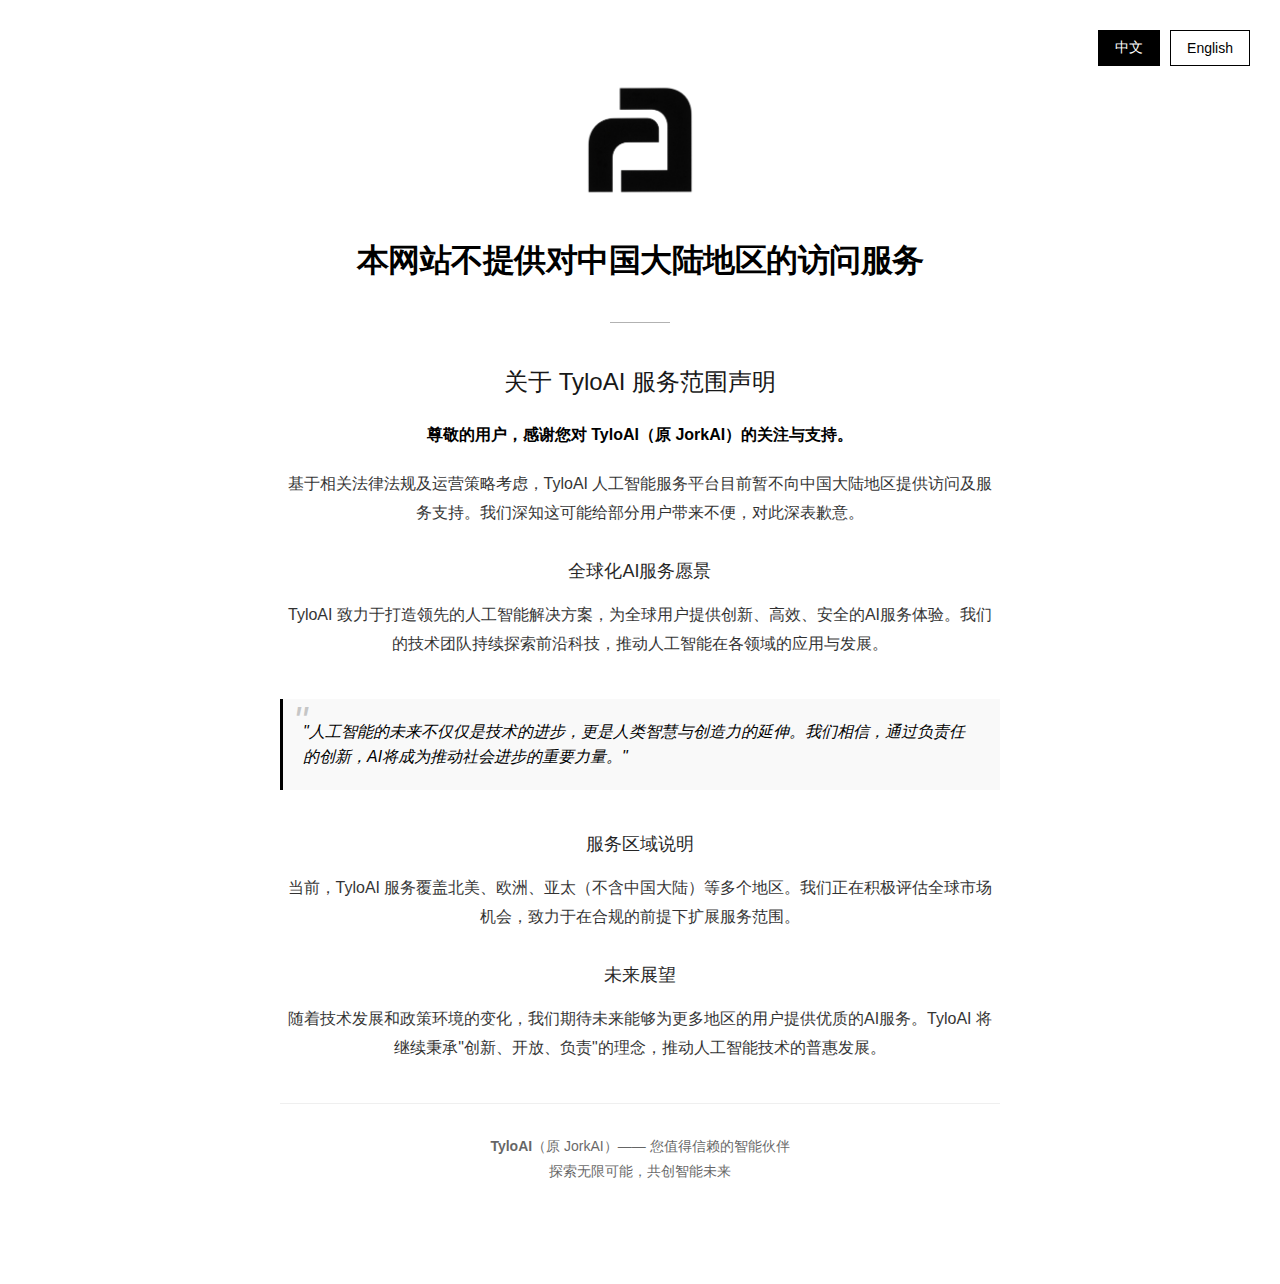
<file: 404-ch.html>
<!DOCTYPE html>
<html lang="zh">
<head>
    <meta charset="UTF-8">
    <meta name="viewport" content="width=device-width, initial-scale=1.0">
    <title>TyloAI - 服务区域限制 / Service Region Restriction</title>
    <style>
        * {
            margin: 0;
            padding: 0;
            box-sizing: border-box;
        }
        
        body {
            font-family: -apple-system, BlinkMacSystemFont, 'Segoe UI', 'Helvetica Neue', Arial, sans-serif;
            background-color: #ffffff;
            color: #000000;
            line-height: 1.6;
            min-height: 100vh;
            display: flex;
            justify-content: center;
            align-items: center;
            padding: 20px;
        }
        
        .container {
            max-width: 800px;
            width: 100%;
            padding: 60px 40px;
            text-align: center;
        }
        
        .logo {
            width: 120px;
            height: 120px;
            margin: 0 auto 40px;
            display: block;
            object-fit: contain;
        }
        
        .lang-switch {
            position: absolute;
            top: 30px;
            right: 30px;
            display: flex;
            gap: 10px;
        }
        
        .lang-btn {
            padding: 8px 16px;
            background: transparent;
            border: 1px solid #000;
            cursor: pointer;
            transition: all 0.3s ease;
            font-size: 14px;
        }
        
        .lang-btn:hover {
            background: #000;
            color: #fff;
        }
        
        .lang-btn.active {
            background: #000;
            color: #fff;
        }
        
        .content {
            display: none;
        }
        
        .content.active {
            display: block;
            animation: fadeIn 0.5s ease;
        }
        
        @keyframes fadeIn {
            from { opacity: 0; transform: translateY(10px); }
            to { opacity: 1; transform: translateY(0); }
        }
        
        h1 {
            font-size: 32px;
            margin-bottom: 30px;
            font-weight: 600;
            letter-spacing: -0.5px;
            line-height: 1.3;
        }
        
        h2 {
            font-size: 24px;
            margin: 40px 0 20px;
            font-weight: 500;
            opacity: 0.9;
        }
        
        h3 {
            font-size: 18px;
            margin: 30px 0 15px;
            font-weight: 500;
            opacity: 0.85;
        }
        
        p {
            margin-bottom: 20px;
            font-size: 16px;
            line-height: 1.8;
            opacity: 0.8;
        }
        
        .quote {
            margin: 40px 0;
            padding: 20px;
            border-left: 3px solid #000;
            background: #f9f9f9;
            text-align: left;
            font-style: italic;
            position: relative;
        }
        
        .quote::before {
            content: '"';
            font-size: 40px;
            position: absolute;
            left: 10px;
            top: -10px;
            opacity: 0.2;
        }
        
        .divider {
            width: 60px;
            height: 1px;
            background: #000;
            margin: 40px auto;
            opacity: 0.3;
        }
        
        .brand-note {
            margin-top: 40px;
            padding-top: 30px;
            border-top: 1px solid rgba(0,0,0,0.1);
            font-size: 14px;
            opacity: 0.6;
        }
        
        .highlight {
            font-weight: 600;
            opacity: 1;
        }
        
        @media (max-width: 640px) {
            .container {
                padding: 40px 20px;
            }
            
            h1 {
                font-size: 24px;
            }
            
            h2 {
                font-size: 20px;
            }
            
            .lang-switch {
                top: 20px;
                right: 20px;
            }
        }
    </style>
</head>
<body>
    <div class="lang-switch">
        <button class="lang-btn active" onclick="switchLang('zh')">中文</button>
        <button class="lang-btn" onclick="switchLang('en')">English</button>
    </div>
    
    <div class="container">
        <img src="logo.png" alt="TyloAI Logo" class="logo">
        
        <!-- Chinese Version -->
        <div class="content active" id="zh">
            <h1>本网站不提供对中国大陆地区的访问服务</h1>
            
            <div class="divider"></div>
            
            <h2>关于 TyloAI 服务范围声明</h2>
            
            <p class="highlight">尊敬的用户，感谢您对 TyloAI（原 JorkAI）的关注与支持。</p>
            
            <p>基于相关法律法规及运营策略考虑，TyloAI 人工智能服务平台目前暂不向中国大陆地区提供访问及服务支持。我们深知这可能给部分用户带来不便，对此深表歉意。</p>
            
            <h3>全球化AI服务愿景</h3>
            <p>TyloAI 致力于打造领先的人工智能解决方案，为全球用户提供创新、高效、安全的AI服务体验。我们的技术团队持续探索前沿科技，推动人工智能在各领域的应用与发展。</p>
            
            <div class="quote">
                "人工智能的未来不仅仅是技术的进步，更是人类智慧与创造力的延伸。我们相信，通过负责任的创新，AI将成为推动社会进步的重要力量。"
            </div>
            
            <h3>服务区域说明</h3>
            <p>当前，TyloAI 服务覆盖北美、欧洲、亚太（不含中国大陆）等多个地区。我们正在积极评估全球市场机会，致力于在合规的前提下扩展服务范围。</p>
            
            <h3>未来展望</h3>
            <p>随着技术发展和政策环境的变化，我们期待未来能够为更多地区的用户提供优质的AI服务。TyloAI 将继续秉承"创新、开放、负责"的理念，推动人工智能技术的普惠发展。</p>
            
            <p class="brand-note">
                <strong>TyloAI</strong>（原 JorkAI）—— 您值得信赖的智能伙伴<br>
                探索无限可能，共创智能未来
            </p>
        </div>
        
        <!-- English Version -->
        <div class="content" id="en">
            <h1>This Website Does Not Provide Access Services to Mainland China</h1>
            
            <div class="divider"></div>
            
            <h2>About TyloAI Service Coverage Statement</h2>
            
            <p class="highlight">Dear Users, thank you for your interest and support in TyloAI (formerly JorkAI).</p>
            
            <p>Due to relevant laws, regulations, and operational strategy considerations, the TyloAI artificial intelligence service platform currently does not provide access and service support to mainland China. We understand this may cause inconvenience to some users, and we sincerely apologize for this.</p>
            
            <h3>🌍 Global AI Service Vision</h3>
            <p>TyloAI is committed to building leading artificial intelligence solutions, providing innovative, efficient, and secure AI service experiences for global users. Our technical team continuously explores cutting-edge technologies, driving the application and development of artificial intelligence across various fields.</p>
            
            <div class="quote">
                "The future of artificial intelligence is not just about technological advancement, but an extension of human wisdom and creativity. We believe that through responsible innovation, AI will become an important force in driving social progress."
            </div>
            
            <h3>📋 Service Region Description</h3>
            <p>Currently, TyloAI services cover multiple regions including North America, Europe, and Asia-Pacific (excluding mainland China). We are actively evaluating global market opportunities and are committed to expanding our service range under compliance.</p>
            
            <h3>🚀 Future Outlook</h3>
            <p>With technological development and changes in the policy environment, we look forward to providing quality AI services to users in more regions in the future. TyloAI will continue to uphold the philosophy of "Innovation, Openness, and Responsibility" to promote the inclusive development of artificial intelligence technology.</p>
            
            <p class="brand-note">
                <strong>TyloAI</strong> (formerly JorkAI) — Your Trusted Intelligent Partner<br>
                Explore Infinite Possibilities, Create an Intelligent Future Together
            </p>
        </div>
    </div>
    
    <script>
        function switchLang(lang) {
            // Remove active class from all buttons
            document.querySelectorAll('.lang-btn').forEach(btn => {
                btn.classList.remove('active');
            });
            
            // Add active class to clicked button
            event.target.classList.add('active');
            
            // Hide all content
            document.querySelectorAll('.content').forEach(content => {
                content.classList.remove('active');
            });
            
            // Show selected language content
            document.getElementById(lang).classList.add('active');
            
            // Update page language attribute
            document.documentElement.lang = lang;
        }
    </script>
</body>
</html>
</file>
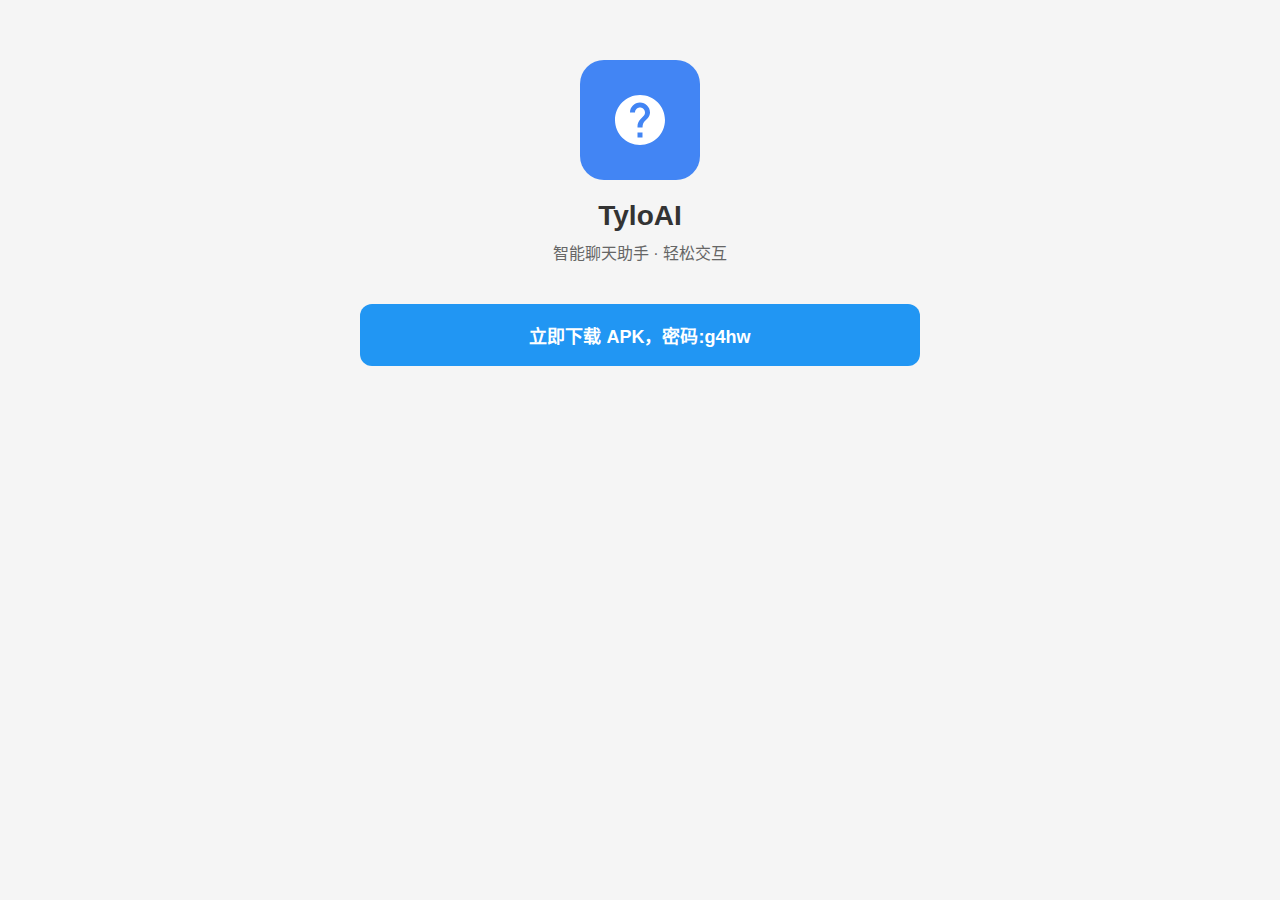
<file: beta.html>
<!DOCTYPE html>
<html lang="zh-CN">
<head>
    <meta charset="UTF-8">
    <meta name="viewport" content="width=device-width, initial-scale=1.0">
    <title>TyloAI - Beta</title>
    <style>
        /* 简单样式：适配所有设备，重点突出下载按钮 */
        * {
            margin: 0;
            padding: 0;
            box-sizing: border-box;
            font-family: "Arial", "微软雅黑", sans-serif;
        }
        body {
            background-color: #f5f5f5;
            padding: 20px;
            max-width: 600px;
            margin: 0 auto; /* 页面居中 */
        }
        .app-logo {
            width: 120px;
            height: 120px;
            border-radius: 24px; /* 圆角图标，像手机APP图标 */
            margin: 40px auto 20px;
            display: block;
            background-color: #4285f4; /* 谷歌蓝，可换你喜欢的颜色 */
            background-image: url("data:image/svg+xml,%3Csvg xmlns='http://www.w3.org/2000/svg' width='60' height='60' viewBox='0 0 24 24' fill='white'%3E%3Cpath d='M12 2C6.48 2 2 6.48 2 12s4.48 10 10 10 10-4.48 10-10S17.52 2 12 2zm1 17h-2v-2h2v2zm2.07-7.75l-.9.92C13.45 12.9 13 13.5 13 15h-2v-.5c0-1.1.45-2.1 1.17-2.83l1.24-1.26c.37-.36.59-.86.59-1.41 0-1.1-.9-2-2-2s-2 .9-2 2H8c0-2.21 1.79-4 4-4s4 1.79 4 4c0 .88-.36 1.68-.93 2.25z'/%3E%3C/svg%3E");
            background-repeat: no-repeat;
            background-position: center;
        }
        .app-name {
            text-align: center;
            font-size: 28px;
            font-weight: bold;
            color: #333;
            margin-bottom: 8px;
        }
        .app-desc {
            text-align: center;
            color: #666;
            font-size: 16px;
            margin-bottom: 40px;
        }
        /* 下载按钮：大尺寸，点击感强 */
        .download-btn {
            display: block;
            width: 100%;
            padding: 18px;
            background-color: #2196f3; /* 主色调：蓝色 */
            color: white;
            text-align: center;
            text-decoration: none;
            font-size: 18px;
            font-weight: bold;
            border-radius: 12px;
            margin-bottom: 20px;
            transition: background-color 0.3s;
        }
        .download-btn:hover {
            background-color: #1976d2; /*  hover时加深颜色 */
        }
        /* 提示文字：小字体，灰色 */
        .tip {
            text-align: center;
            color: #888;
            font-size: 14px;
            line-height: 1.5;
            margin-top: 30px;
        }
        .tip span {
            color: #ff5722; /* 重点提示用橙色 */
            font-weight: bold;
        }
    </style>
</head>
<body>
    <!-- APP图标 -->
    <div class="app-logo"></div>
    <!-- APP名称 -->
    <h1 class="app-name">TyloAI</h1>
    <!-- APP描述 -->
    <p class="app-desc">智能聊天助手 · 轻松交互</p>
    <!-- 下载按钮：href填你的APK文件路径 -->
    <a href="https://wwbh.lanzouu.com/iYiro354nuvc" class="download-btn" download>
        立即下载 APK，密码:g4hw
    </a>
</body>
</html>
</file>
